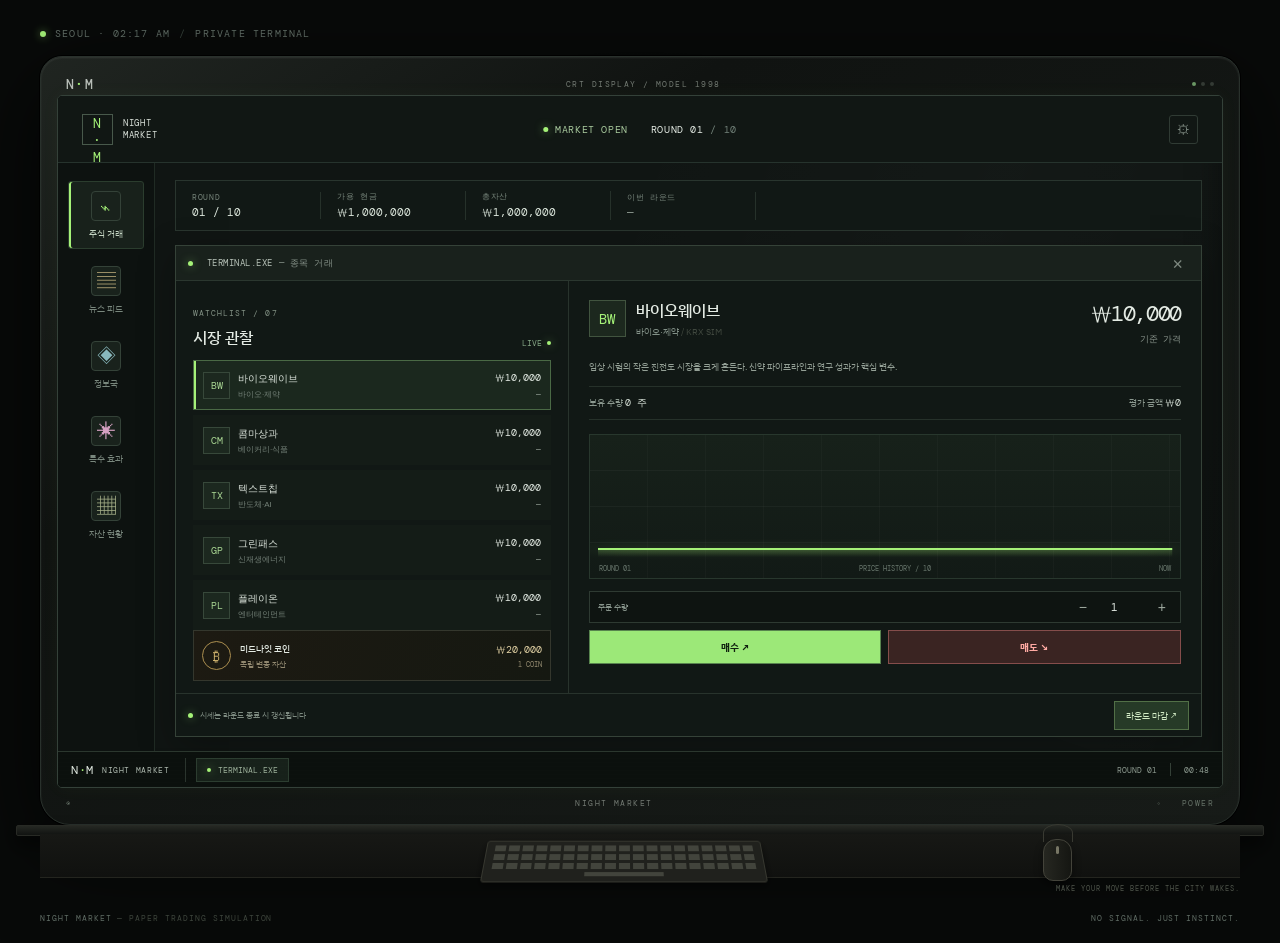
<file: index.html>
<!doctype html>
<html lang="ko">
<head>
  <meta charset="utf-8">
  <meta name="viewport" content="width=device-width, initial-scale=1">
  <meta name="theme-color" content="#080b0a">
  <title>NIGHT MARKET — 심야 주식 시뮬레이터</title>
  <link rel="preconnect" href="https://fonts.googleapis.com">
  <link rel="preconnect" href="https://fonts.gstatic.com" crossorigin>
  <link href="https://fonts.googleapis.com/css2?family=DM+Mono:wght@400;500&family=IBM+Plex+Sans+KR:wght@400;500;600;700&display=swap" rel="stylesheet">
  <link rel="stylesheet" href="style.css">
  <script src="script.js" defer></script>
</head>
<body>
  <div class="room-glow"></div>
  <main class="scene">
    <div class="room-label"><span class="live-dot"></span> SEOUL · 02:17 AM <span class="room-divider">/</span> PRIVATE TERMINAL</div>
    <section class="monitor-shell" aria-label="Night Market 투자 시뮬레이터">
      <div class="monitor-top"><span class="monitor-brand">N<span>·</span>M</span><span>CRT DISPLAY / MODEL 1998</span><span class="monitor-lights"><i></i><i></i><i></i></span></div>
      <div class="monitor-screen">
        <div class="screen-reflection"></div>
        <header class="topbar">
          <a class="wordmark" href="#home" aria-label="홈"><span class="brand-mark">N<span>·</span>M</span><span>NIGHT<br>MARKET</span></a>
          <div class="top-center"><span class="market-status"><i></i> MARKET OPEN</span><span id="round-label">ROUND 01 <b>/ 10</b></span></div>
          <button class="icon-button settings-button" data-open="settings" aria-label="설정">⚙</button>
        </header>
        <div class="workspace">
          <aside class="desktop-rail" aria-label="프로그램 바로가기">
            <button class="desktop-icon active" data-open="trade"><span class="app-icon chart-icon">⌁</span><span>주식 거래</span></button>
            <button class="desktop-icon" data-open="news"><span class="app-icon news-icon">▤</span><span>뉴스 피드</span></button>
            <button class="desktop-icon" data-open="intel"><span class="app-icon intel-icon">◈</span><span>정보국</span></button>
            <button class="desktop-icon" data-open="effects"><span class="app-icon effect-icon">✳</span><span>특수 효과</span></button>
            <button class="desktop-icon" data-open="assets"><span class="app-icon asset-icon">▦</span><span>자산 현황</span></button>
          </aside>
          <div class="app-area">
            <div class="status-strip">
              <span><small>ROUND</small><b id="round-mini">01 / 10</b></span>
              <span><small>가용 현금</small><b id="cash-mini">₩1,000,000</b></span>
              <span><small>총자산</small><b id="net-mini">₩1,000,000</b></span>
              <span class="strip-change"><small>이번 라운드</small><b id="change-mini">—</b></span>
            </div>
            <section class="window" id="trade-window">
              <div class="window-title"><span><i class="title-led"></i> TERMINAL.EXE <span class="window-subtitle">— 종목 거래</span></span><button class="window-close" data-close="trade" aria-label="창 닫기">×</button></div>
              <div class="window-body trade-layout">
                <div class="company-panel"><div class="section-heading"><div><span class="eyebrow">WATCHLIST / 07</span><h1>시장 관찰</h1></div><span class="market-clock">LIVE <i></i></span></div><div class="company-list" id="company-list"></div><div class="coin-card"><div class="coin-emblem">₿</div><div class="coin-info"><strong>미드나잇 코인</strong><span>독립 변동 자산</span></div><div class="coin-price"><b id="coin-price">₩20,000</b><small>1 COIN</small></div></div></div>
                <div class="detail-panel" id="stock-detail"></div>
              </div>
              <div class="window-footer"><span><i class="footer-led"></i> 시세는 라운드 종료 시 갱신됩니다</span><button class="end-round-button" id="end-round">라운드 마감 <span>↗</span></button></div>
            </section>
            <div class="toast" id="toast" role="status" aria-live="polite"></div>
          </div>
        </div>
        <footer class="taskbar"><div class="taskbar-start"><span class="start-mark">N<span>·</span>M</span><span>NIGHT MARKET</span></div><div class="taskbar-open"><span class="taskbar-led"></span> TERMINAL.EXE</div><div class="taskbar-right"><span id="taskbar-round">ROUND 01</span><span class="taskbar-sep"></span><span id="clock">02:17</span></div></footer>
      </div>
      <div class="monitor-bottom"><span>◉</span><span>NIGHT MARKET</span><span class="monitor-control">◦ &nbsp; POWER</span></div>
    </section>
    <div class="desk"><div class="desk-line"></div><div class="keyboard"><div class="key-row"></div><div class="key-row"></div><div class="key-row"></div><div class="spacebar"></div></div><div class="mouse"><div class="mouse-wheel"></div><span class="mouse-wire"></span></div><div class="desk-caption">MAKE YOUR MOVE BEFORE THE CITY WAKES.</div></div>
    <div class="room-foot"><span>NIGHT MARKET <span class="muted">— PAPER TRADING SIMULATION</span></span><span>NO SIGNAL. JUST INSTINCT.</span></div>
  </main>

  <div class="modal-backdrop hidden" id="modal-backdrop">
    <section class="modal" role="dialog" aria-modal="true" aria-labelledby="modal-title">
      <div class="modal-titlebar"><span id="modal-kicker">TRADE CONFIRMATION</span><button id="modal-x" class="modal-x" aria-label="닫기">×</button></div>
      <div id="modal-content"></div>
      <div class="modal-actions" id="modal-actions"></div>
    </section>
  </div>
</body>
</html>
</file>
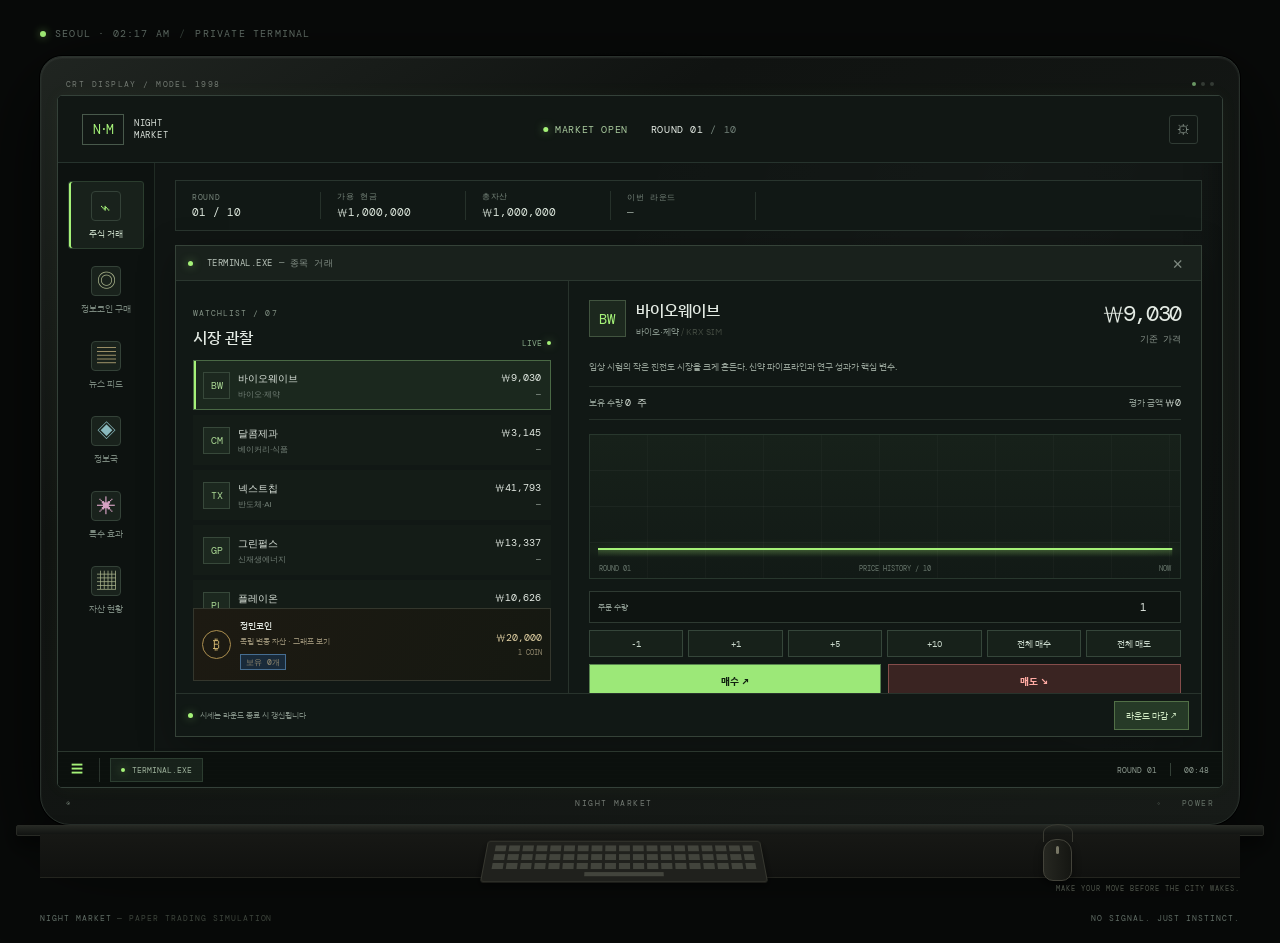
<file: frontend - stock simulator/index.html>
<!doctype html>
<html lang="ko">
<head>
  <meta charset="utf-8">
  <meta name="viewport" content="width=device-width, initial-scale=1">
  <meta name="theme-color" content="#080b0a">
  <title>NIGHT MARKET — 심야 주식 시뮬레이터</title>
  <link rel="preconnect" href="https://fonts.googleapis.com">
  <link rel="preconnect" href="https://fonts.gstatic.com" crossorigin>
  <link href="https://fonts.googleapis.com/css2?family=DM+Mono:wght@400;500&family=IBM+Plex+Sans+KR:wght@400;500;600;700&display=swap" rel="stylesheet">
  <link rel="stylesheet" href="style.css">
  <script src="script.js" defer></script>
</head>
<body>
  <div class="room-glow"></div>
  <main class="scene">
    <div class="room-label"><span class="live-dot"></span> SEOUL · 02:17 AM <span class="room-divider">/</span> PRIVATE TERMINAL</div>
    <section class="monitor-shell" aria-label="Night Market 투자 시뮬레이터">
      <div class="monitor-top"><span>CRT DISPLAY / MODEL 1998</span><span class="monitor-lights"><i></i><i></i><i></i></span></div>
      <div class="monitor-screen">
        <div class="screen-reflection"></div>
        <header class="topbar">
          <a class="wordmark" href="#home" aria-label="홈"><span class="brand-mark">N<span>·</span>M</span><span>NIGHT<br>MARKET</span></a>
          <div class="top-center"><span class="market-status"><i></i> MARKET OPEN</span><span id="round-label">ROUND 01 <b>/ 10</b></span></div>
          <button class="icon-button settings-button" data-open="settings" aria-label="설정">⚙</button>
        </header>
        <div class="workspace">
          <aside class="desktop-rail" aria-label="프로그램 바로가기">
            <button class="desktop-icon active" data-open="trade"><span class="app-icon chart-icon">⌁</span><span>주식 거래</span></button>
            <button class="desktop-icon" data-open="info-buy"><span class="app-icon asset-icon">◎</span><span>정보코인 구매</span></button>
            <button class="desktop-icon" data-open="news"><span class="app-icon news-icon">▤</span><span>뉴스 피드</span></button>
            <button class="desktop-icon" data-open="intel"><span class="app-icon intel-icon">◈</span><span>정보국</span></button>
            <button class="desktop-icon" data-open="effects"><span class="app-icon effect-icon">✳</span><span>특수 효과</span></button>
            <button class="desktop-icon" data-open="assets"><span class="app-icon asset-icon">▦</span><span>자산 현황</span></button>
          </aside>
          <div class="app-area">
            <div class="status-strip">
              <span><small>ROUND</small><b id="round-mini">01 / 10</b></span>
              <span><small>가용 현금</small><b id="cash-mini">₩1,000,000</b></span>
              <span><small>총자산</small><b id="net-mini">₩1,000,000</b></span>
              <span class="strip-change"><small>이번 라운드</small><b id="change-mini">—</b></span>
            </div>
            <section class="window" id="trade-window">
              <div class="window-title"><span><i class="title-led"></i> TERMINAL.EXE <span class="window-subtitle">— 종목 거래</span></span><button class="window-close" data-close="trade" aria-label="창 닫기">×</button></div>
              <div class="window-body trade-layout">
                <div class="company-panel"><div class="section-heading"><div><span class="eyebrow">WATCHLIST / 07</span><h1>시장 관찰</h1></div><span class="market-clock">LIVE <i></i></span></div><div class="company-list" id="company-list"></div><div class="coin-card" data-open="coin"><div class="coin-emblem">₿</div><div class="coin-info"><strong>정민코인</strong><span>독립 변동 자산 · 그래프 보기</span><span id="coin-holding" class="holding-quantity coin-holding">보유 0개</span></div><div class="coin-price"><b id="coin-price">₩20,000</b><small>1 COIN</small></div></div></div>
                <div class="detail-panel" id="stock-detail"></div>
              </div>
              <div class="window-footer"><span><i class="footer-led"></i> 시세는 라운드 종료 시 갱신됩니다</span><button class="end-round-button" id="end-round">라운드 마감 <span>↗</span></button></div>
            </section>
            <div class="toast" id="toast" role="status" aria-live="polite"></div>
          </div>
        </div>
        <footer class="taskbar"><div class="taskbar-start"><span class="start-mark">&#9776;</span></div><div class="taskbar-open"><span class="taskbar-led"></span> TERMINAL.EXE</div><div class="taskbar-right"><span id="taskbar-round">ROUND 01</span><span class="taskbar-sep"></span><span id="clock">02:17</span></div></footer>
      </div>
      <div class="monitor-bottom"><span>◉</span><span>NIGHT MARKET</span><span class="monitor-control">◦ &nbsp; POWER</span></div>
    </section>
    <div class="desk"><div class="desk-line"></div><div class="keyboard"><div class="key-row"></div><div class="key-row"></div><div class="key-row"></div><div class="spacebar"></div></div><div class="mouse"><div class="mouse-wheel"></div><span class="mouse-wire"></span></div><div class="desk-caption">MAKE YOUR MOVE BEFORE THE CITY WAKES.</div></div>
    <div class="room-foot"><span>NIGHT MARKET <span class="muted">— PAPER TRADING SIMULATION</span></span><span>NO SIGNAL. JUST INSTINCT.</span></div>
  </main>

  <div class="modal-backdrop hidden" id="modal-backdrop">
    <section class="modal" role="dialog" aria-modal="true" aria-labelledby="modal-title">
      <div class="modal-titlebar"><span id="modal-kicker">TRADE CONFIRMATION</span><button id="modal-x" class="modal-x" aria-label="닫기">×</button></div>
      <div id="modal-content"></div>
      <div class="modal-actions" id="modal-actions"></div>
    </section>
  </div>
</body>
</html>
</file>
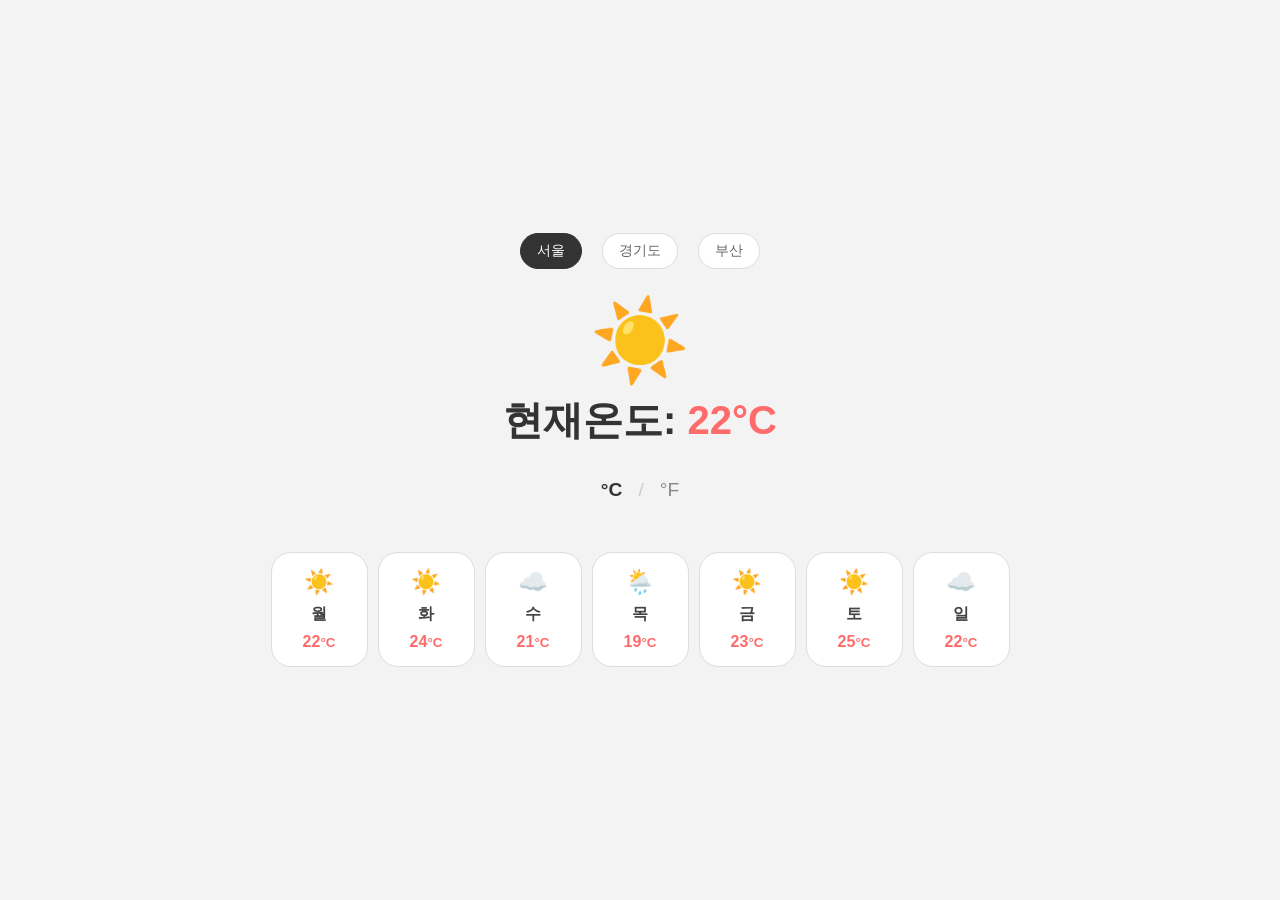
<file: webapp/index.html>
<!DOCTYPE html>
<html lang="ko">
<head>
    <meta charset="UTF-8">
    <meta name="viewport" content="width=device-width, initial-scale=1.0">
    <title>날씨 알리미</title>
    <link rel="stylesheet" href="style.css">
</head>
<body>
    <div class="container">   <!--중앙 정렬을 위해 필요 -->
        
        <!--지역을 선택하는 버튼들이 모여있는 곳 --> 
        <div class="city-selection">    
            <!-- active 클래스가 붙은 버튼은 현재 선택된 상태. -->
            <button id="city-seoul" class="city-btn active">서울</button>
            <button id="city-gyeonggi" class="city-btn">경기도</button>
            <button id="city-busan" class="city-btn">부산</button>
        </div>
         


        <!-- 현재 선택된 지역의 날씨 정보를 아주 크게 보여주는 영역입니다. -->
        <div class="current-weather">     
            <div id="current-icon" class="large-icon"></div>    <!-- 현재 온도 아이콘(큰)이 들어가는 자리. -->
            <div id="current-temp" class="large-temp"></div>    <!-- 현재온도: x도가 들어가는 자리. -->
        </div>



        <!-- 온도 단위전환하는 영역. -->
        <div class="unit-toggle">
            <!-- 배경과 테두리가 없는 텍스트 형태의 버튼. -->
            <button id="unit-c" class="unit-btn active">°C</button>
            <span class="separator">/</span> <!-- 섭씨, 화씨 사이의 구분선 -->
            <button id="unit-f" class="unit-btn">°F</button>
        </div>




        <!-- 월요일부터 일요일 박스-->
        <div class="days-container">
            <!-- data-day는 js에서 몇 번째 요일인지 순서를 알기 위해 붙인 번호표. -->
            <div class="day-box" data-day="0">
                <div class="weather-icon"></div> <!-- 작은 날씨 아이콘 자리 -->
                <div class="day-text">월</div>      <!-- 요일 이름 -->
                <div class="day-temp"></div>      <!-- 작은 온도 표시 자리 -->
            </div>
            <div class="day-box" data-day="1">
                <div class="weather-icon"></div>
                <div class="day-text">화</div>
                <div class="day-temp"></div>
            </div>
            <div class="day-box" data-day="2">
                <div class="weather-icon"></div>
                <div class="day-text">수</div>
                <div class="day-temp"></div>
            </div>
            <div class="day-box" data-day="3">
                <div class="weather-icon"></div>
                <div class="day-text">목</div>
                <div class="day-temp"></div>
            </div>
            <div class="day-box" data-day="4">
                <div class="weather-icon"></div>
                <div class="day-text">금</div>
                <div class="day-temp"></div>
            </div>
            <div class="day-box" data-day="5">
                <div class="weather-icon"></div>
                <div class="day-text">토</div>
                <div class="day-temp"></div>
            </div>
            <div class="day-box" data-day="6">
                <div class="weather-icon"></div>
                <div class="day-text">일</div>
                <div class="day-temp"></div>
            </div>
        </div>
    </div>
    
    <script src="script.js"></script>
</body>
</html>
</file>
<file: style.css>
:root{color-scheme:dark;--bg:#080b0a;--screen:#101513;--panel:#121a17;--panel2:#17201c;--line:#26332d;--muted:#78877e;--text:#e4ebe4;--green:#a5f278;--green2:#70cb5a;--red:#ff7772;--amber:#e7c37a;--mono:'DM Mono',monospace;--sans:'IBM Plex Sans KR',sans-serif}*{box-sizing:border-box}body{margin:0;min-width:360px;min-height:100vh;background:#080a09;color:var(--text);font-family:var(--sans);overflow-x:hidden}.room-glow{position:fixed;width:1000px;height:600px;left:50%;top:5%;transform:translateX(-50%);background:radial-gradient(ellipse,rgba(42,87,58,.14),transparent 70%);pointer-events:none}.scene{position:relative;min-height:100vh;padding:27px 26px 20px;display:flex;flex-direction:column;align-items:center}.room-label,.room-foot{width:min(1200px,100%);font:10px var(--mono);letter-spacing:.12em;color:#647169}.room-label{display:flex;align-items:center;gap:9px;margin:0 0 16px}.live-dot,.market-status i,.market-clock i,.title-led,.footer-led,.taskbar-led{width:6px;height:6px;border-radius:50%;background:var(--green);box-shadow:0 0 9px #a5f27888;display:inline-block}.room-divider{color:#36423b}.monitor-shell{width:min(1200px,100%);padding:16px 16px 13px;border:1px solid #29312c;border-radius:22px 22px 30px 30px;background:linear-gradient(145deg,#202521,#101311 30%,#171b18);box-shadow:0 25px 90px #000b,0 0 0 1px #000, inset 0 1px 2px #ffffff18;position:relative}.monitor-screen{height:min(77vh,760px);min-height:620px;background:var(--screen);border:1px solid #344139;border-radius:5px;position:relative;overflow:hidden;display:flex;flex-direction:column;box-shadow:inset 0 0 35px #0007,0 0 18px #a5f2780b}.monitor-screen:after{content:"";position:absolute;inset:0;z-index:5;pointer-events:none;background:repeating-linear-gradient(0deg,#ffffff02 0 1px,transparent 1px 4px);opacity:.5}.screen-reflection{position:absolute;right:-10%;top:-25%;width:65%;height:110%;transform:rotate(19deg);background:linear-gradient(90deg,transparent,#ffffff04,transparent);pointer-events:none;z-index:1}.monitor-top,.monitor-bottom{height:22px;display:flex;align-items:center;justify-content:space-between;color:#737a73;font:8px var(--mono);letter-spacing:.18em;padding:0 9px}.monitor-brand{font-size:13px;font-weight:500;color:#b8beb8}.monitor-brand span,.brand-mark span,.start-mark span{color:var(--green)}.monitor-lights{display:flex;gap:5px}.monitor-lights i{width:4px;height:4px;border-radius:50%;background:#343a35}.monitor-lights i:first-child{background:#6b9865}.topbar{height:67px;border-bottom:1px solid var(--line);display:flex;justify-content:space-between;align-items:center;padding:0 24px;position:relative;z-index:2;background:#111714}.wordmark{display:flex;align-items:center;gap:10px;text-decoration:none;color:#d8dfd8;font:9px var(--mono);letter-spacing:.08em;line-height:1.35}.brand-mark{width:31px;height:31px;display:grid;place-items:center;border:1px solid #48594b;color:var(--green);font:13px var(--mono)}.top-center{position:absolute;left:50%;transform:translateX(-50%);display:flex;align-items:center;gap:23px;font:10px var(--mono);color:#9aa69e;letter-spacing:.06em}.market-status{display:flex;align-items:center;gap:7px;color:#a8c99d}.market-status i{width:5px;height:5px}.top-center #round-label{color:#e4ebe4}.top-center #round-label b{color:#718078;font-weight:400}.icon-button{background:transparent;color:#88948b;border:1px solid #303b34;width:29px;height:29px;border-radius:3px;cursor:pointer}.icon-button:hover{color:var(--green);border-color:#627b60}.workspace{height:calc(100% - 103px);display:flex;position:relative;z-index:2}.desktop-rail{width:97px;flex:0 0 97px;background:#0d1210;border-right:1px solid #202b24;padding:18px 10px;display:flex;flex-direction:column;gap:7px}.desktop-icon{border:1px solid transparent;background:transparent;color:#79877d;display:flex;flex-direction:column;align-items:center;gap:6px;padding:9px 3px 8px;border-radius:3px;font:9px var(--sans);cursor:pointer;transition:.16s}.desktop-icon:hover,.desktop-icon.active{background:#18211b;border-color:#2b3d2e;color:#c3d4c2}.desktop-icon.active{box-shadow:inset 2px 0 var(--green)}.app-icon{display:grid;place-items:center;width:30px;height:30px;border:1px solid #344238;border-radius:4px;font:19px var(--mono);color:var(--green);background:#19221c}.news-icon{color:#c3b17e}.intel-icon{color:#89b9be}.effect-icon{color:#d5a0c2}.asset-icon{color:#a8b28a}.app-area{flex:1;min-width:0;padding:17px 20px 14px;display:flex;flex-direction:column}.status-strip{height:51px;flex:0 0 51px;display:flex;align-items:center;gap:0;border:1px solid #29352e;background:#111815;margin-bottom:14px}.status-strip>span{min-width:145px;padding:0 16px;display:flex;flex-direction:column;gap:3px;border-right:1px solid #26312a}.status-strip small{font:8px var(--mono);color:#77857b;letter-spacing:.08em}.status-strip b{font:11px var(--mono);font-weight:400;color:#dce6dc}.strip-change b{color:var(--muted)}.window{flex:1;min-height:0;border:1px solid #354238;background:#111815;display:flex;flex-direction:column;box-shadow:0 10px 35px #0004}.window-title{height:35px;flex:0 0 35px;background:#19211c;border-bottom:1px solid #2b372f;padding:0 12px;display:flex;align-items:center;justify-content:space-between;color:#b7c2b8;font:9px var(--mono);letter-spacing:.06em}.title-led{width:5px;height:5px;margin-right:8px}.window-subtitle{color:#859188}.window-close{background:none;border:0;color:#7e8980;font:19px var(--sans);line-height:1;cursor:pointer}.window-close:hover,.modal-x:hover{color:var(--red)}.window-body{flex:1;min-height:0}.trade-layout{display:grid;grid-template-columns: minmax(255px, .82fr) minmax(380px,1.32fr)}.company-panel{padding:18px 17px 12px;border-right:1px solid #28332c;display:flex;flex-direction:column;min-height:0}.section-heading{display:flex;justify-content:space-between;align-items:flex-end;margin-bottom:12px}.eyebrow{font:8px var(--mono);color:#829184;letter-spacing:.13em}.section-heading h1{font-size:16px;margin:5px 0 0;font-weight:500}.market-clock{display:flex;align-items:center;gap:5px;color:#87a987;font:8px var(--mono)}.market-clock i{width:4px;height:4px}.company-list{display:flex;flex-direction:column;gap:5px;overflow-y:auto;scrollbar-width:thin;scrollbar-color:#344238 transparent}.company-row{width:100%;border:1px solid transparent;background:#141c17;color:inherit;text-align:left;padding:9px 9px;display:grid;grid-template-columns:27px 1fr auto;align-items:center;gap:8px;cursor:pointer;transition:.15s}.company-row:hover{background:#19231c;border-color:#334437}.company-row.selected{background:#1b281e;border-color:#4a6945;box-shadow:inset 2px 0 var(--green)}.company-symbol{height:27px;width:27px;display:grid;place-items:center;border:1px solid #37483a;color:#a9d693;background:#1c281f;font:10px var(--mono)}.company-name{font-size:10px;font-weight:500;color:#dce4dc}.company-sector{display:block;margin-top:3px;color:#758279;font-size:8px}.company-quote{text-align:right}.company-quote strong{display:block;font:10px var(--mono);font-weight:400}.company-quote small{font:8px var(--mono)}.up{color:var(--green)!important}.down{color:var(--red)!important}.flat{color:#8a958d!important}.coin-card{margin-top:auto;padding:10px 8px;border:1px solid #34372d;background:linear-gradient(110deg,#1d1a12,#151811);display:flex;align-items:center;gap:9px}.coin-emblem{width:29px;height:29px;border-radius:50%;border:1px solid #ab8e4f;color:#e0c277;display:grid;place-items:center;font:14px var(--mono)}.coin-info{display:flex;flex-direction:column;gap:3px;flex:1}.coin-info strong{font-size:9px;font-weight:500}.coin-info span{font-size:8px;color:#91886f}.coin-price{text-align:right}.coin-price b{font:10px var(--mono);display:block;color:#e1d1a4}.coin-price small{font:7px var(--mono);color:#978d72;display:block;margin-top:3px}.detail-panel{padding:18px 20px;overflow-y:auto;scrollbar-width:thin;scrollbar-color:#344238 transparent}.stock-heading{display:flex;justify-content:space-between;align-items:flex-start}.stock-id{display:flex;gap:10px;align-items:center}.stock-large-symbol{width:37px;height:37px;border:1px solid #41543f;background:#1c281e;color:var(--green);display:grid;place-items:center;font:14px var(--mono)}.stock-name{font-size:16px;font-weight:500}.stock-sector{font-size:9px;color:#829087;margin-top:4px}.stock-price-block{text-align:right}.stock-price{font:22px var(--mono);letter-spacing:-.06em}.stock-delta{font:9px var(--mono);margin-top:4px}.company-blurb{font-size:9px;line-height:1.7;color:#94a096;margin:13px 0 12px}.holding-line{display:flex;justify-content:space-between;padding:9px 0;border-top:1px solid #26312a;border-bottom:1px solid #26312a;font-size:9px;color:#8c9990}.holding-line strong{font:10px var(--mono);color:#d6e0d7;font-weight:400}.chart-box{height:145px;position:relative;margin:14px 0 12px;background:linear-gradient(180deg,#17211a,#121a16);border:1px solid #28372d;overflow:hidden}.chart-grid{position:absolute;inset:0;background:repeating-linear-gradient(0deg,transparent 0 35px,#ffffff09 35px 36px),repeating-linear-gradient(90deg,transparent 0 57px,#ffffff06 57px 58px)}.chart-svg{position:absolute;inset:8px 8px 21px;width:calc(100% - 16px);height:calc(100% - 29px);overflow:visible}.chart-area{fill:url(#areaFill)}.chart-path{fill:none;stroke:var(--green);stroke-width:2;vector-effect:non-scaling-stroke;filter:drop-shadow(0 0 4px #a5f27866)}.chart-path.negative{stroke:var(--red);filter:drop-shadow(0 0 4px #ff777266)}.chart-labels{position:absolute;left:9px;right:9px;bottom:5px;display:flex;justify-content:space-between;color:#69776d;font:7px var(--mono)}.trade-controls{display:grid;grid-template-columns:1fr 1fr;gap:7px}.quantity-control{grid-column:1/-1;display:flex;align-items:center;justify-content:space-between;height:32px;border:1px solid #2e3a32;background:#0e1411;padding:0 8px}.quantity-control label{font-size:8px;color:#87948b}.quantity-input-wrap{display:flex;align-items:center;gap:8px}.quantity-input-wrap button{border:0;background:none;color:#a1ada3;cursor:pointer;font-size:14px}.quantity-input-wrap input{width:43px;background:none;border:0;color:#e1e9e2;text-align:center;font:11px var(--mono);outline:none}.trade-button,.secondary-button{height:34px;border:1px solid #58844e;background:#9ce878;color:#10200f;font:10px var(--sans);font-weight:700;cursor:pointer;transition:.15s}.trade-button:hover{background:#b7f492;box-shadow:0 0 14px #a5f27835}.trade-button.sell{border-color:#854d4b;background:#3a2422;color:#ffaaa3}.trade-button.sell:hover{background:#512b29}.secondary-button{background:#19221c;border-color:#3c5140;color:#c9d8cb}.window-footer{height:43px;flex:0 0 43px;border-top:1px solid #28332c;padding:0 12px;display:flex;align-items:center;justify-content:space-between;color:#7e8b81;font-size:8px}.window-footer>span{display:flex;align-items:center;gap:7px}.footer-led{width:5px;height:5px}.end-round-button{border:1px solid #527047;background:#263a27;color:#d2ebc5;padding:7px 11px;font:9px var(--sans);cursor:pointer}.end-round-button:hover{background:#324b31}.end-round-button span{font:12px var(--mono);margin-left:6px}.taskbar{height:36px;background:#0b100d;border-top:1px solid #2b372e;display:flex;align-items:center;padding:0 13px;position:relative;z-index:2}.taskbar-start{height:24px;display:flex;align-items:center;gap:8px;padding-right:15px;border-right:1px solid #2a342d;color:#aeb9af;font:8px var(--mono);letter-spacing:.08em}.start-mark{font-size:12px;color:#dfe7df}.taskbar-open{margin-left:10px;padding:6px 10px;background:#17211a;border:1px solid #2c3d30;color:#9eb29c;font:8px var(--mono);display:flex;align-items:center;gap:7px}.taskbar-led{width:4px;height:4px}.taskbar-right{margin-left:auto;display:flex;align-items:center;gap:13px;color:#8e9b91;font:8px var(--mono)}.taskbar-sep{width:1px;height:13px;background:#344037}.monitor-bottom{height:23px;padding-top:7px}.monitor-bottom>span:first-child{font-size:8px;color:#657167}.monitor-control{color:#657167}.desk{width:min(1200px,100%);height:83px;position:relative;margin-top:0}.desk:before{content:"";position:absolute;left:-2%;right:-2%;height:9px;top:0;background:linear-gradient(#252823,#111311);border:1px solid #282a25;border-radius:2px;box-shadow:0 8px 15px #0008}.desk-line{position:absolute;left:0;right:0;top:9px;height:44px;background:linear-gradient(180deg,#171815,#10110f);border-bottom:1px solid #24251f}.keyboard{position:absolute;left:37%;top:15px;width:280px;height:42px;transform:perspective(90px) rotateX(7deg);padding:4px 8px;background:#20211d;border:1px solid #36372f;border-radius:3px;box-shadow:0 4px 10px #0008}.key-row{height:6px;margin-bottom:3px;background:repeating-linear-gradient(90deg,#42443c 0 11px,transparent 11px 14px)}.spacebar{width:78px;height:4px;margin:auto;background:#42443c}.mouse{position:absolute;right:14%;top:14px;width:29px;height:42px;border:1px solid #43433a;border-radius:13px 13px 10px 10px;background:linear-gradient(90deg,#262721,#151612);box-shadow:0 4px 8px #0007}.mouse-wheel{width:3px;height:8px;background:#777665;border-radius:3px;margin:6px auto}.mouse-wire{position:absolute;left:50%;top:-16px;width:30px;height:18px;border:1px solid #393a32;border-bottom:0;border-radius:50% 50% 0 0;transform:translateX(-50%)}.desk-caption{position:absolute;right:0;top:59px;color:#50564c;font:7px var(--mono);letter-spacing:.14em}.room-foot{display:flex;justify-content:space-between;margin-top:auto;padding-top:5px;font-size:8px}.muted{color:#40483f}.toast{position:fixed;left:50%;bottom:38px;transform:translate(-50%,15px);padding:10px 15px;background:#1d2b20;border:1px solid #466142;color:#d8efd1;font-size:10px;opacity:0;pointer-events:none;transition:.25s;z-index:20;box-shadow:0 8px 25px #0008}.toast.show{opacity:1;transform:translate(-50%,0)}.modal-backdrop{position:fixed;inset:0;background:#030605c9;backdrop-filter:blur(5px);z-index:30;display:grid;place-items:center;padding:20px;animation:fadein .18s}.modal-backdrop.hidden{display:none}.modal{width:min(520px,100%);max-height:85vh;overflow:auto;border:1px solid #435348;background:#111915;box-shadow:0 20px 80px #000c}.modal-titlebar{height:39px;background:#1b251e;border-bottom:1px solid #334238;padding:0 13px;display:flex;align-items:center;justify-content:space-between;color:#a9baaa;font:9px var(--mono);letter-spacing:.1em}.modal-x{border:0;background:none;color:#859187;font-size:20px;cursor:pointer}.modal-content{padding:20px}.modal h2{font-size:19px;font-weight:500;margin:0 0 8px}.modal p{font-size:10px;color:#95a196;line-height:1.8}.modal-actions{padding:12px 20px 18px;display:flex;justify-content:flex-end;gap:8px}.modal-actions:empty{display:none}.modal-actions button{padding:9px 15px}.confirm-card{margin:16px 0;padding:12px;border:1px solid #2c3930;background:#151e18}.confirm-line{display:flex;justify-content:space-between;padding:5px 0;font-size:10px;color:#98a398}.confirm-line b{font:11px var(--mono);font-weight:400;color:#e0e9df}.feed-list{padding:0 20px 8px}.feed-item{padding:13px 0;border-bottom:1px solid #27322b}.feed-meta{font:8px var(--mono);color:#849382;display:flex;gap:9px}.feed-title{font-size:12px;margin:6px 0 4px}.feed-desc{font-size:9px;line-height:1.7;color:#99a49a}.tag{display:inline-block;padding:3px 5px;border:1px solid #3b493a;color:#afd49d;font:7px var(--mono);margin:2px}.info-card{margin:10px 20px;padding:12px;border:1px solid #303d33;background:#151e18}.info-card h3{font-size:11px;margin:0 0 5px}.info-card p{margin:4px 0}.tier-row{display:grid;grid-template-columns:1fr auto auto;gap:10px;align-items:center;border-top:1px solid #29352d;padding:10px 0;font-size:9px}.tier-row strong{font:10px var(--mono);color:#e7d28b}.tier-row button,.item-buy{border:1px solid #526c4b;background:#253526;color:#cde7c0;padding:7px 9px;font:9px var(--sans);cursor:pointer}.tier-row button:disabled,.item-buy:disabled{opacity:.4;cursor:not-allowed}.game-item{padding:13px 0;border-bottom:1px solid #28332b}.game-item-head{display:flex;justify-content:space-between;align-items:center}.game-item h3{margin:0;font-size:12px;font-weight:500}.game-item p{margin:6px 0;font-size:9px}.asset-table{width:calc(100% - 40px);margin:0 20px 17px;border-collapse:collapse;font-size:9px}.asset-table td,.asset-table th{padding:9px 5px;border-bottom:1px solid #2a352d;text-align:left}.asset-table th{font:8px var(--mono);color:#859286}.asset-table td:last-child,.asset-table th:last-child{text-align:right}.asset-total{display:flex;justify-content:space-between;margin:0 20px 18px;padding:13px;border:1px solid #3e533e;background:#19241a;font-size:10px}.asset-total b{font:13px var(--mono);color:var(--green)}.round-result{padding:18px 20px}.result-hero{padding:13px 0 16px;border-bottom:1px solid #2b372e}.result-hero h2{font-size:17px}.result-row{display:grid;grid-template-columns:1fr 110px 100px;gap:8px;padding:9px 0;border-bottom:1px solid #26312a;align-items:center;font-size:9px}.result-row .result-name{color:#cad4cb}.result-row span:nth-child(2){text-align:right;font:10px var(--mono)}.result-row span:nth-child(3){text-align:right;font:9px var(--mono)}.result-report{margin-top:15px;padding:12px;background:#171f19;border-left:2px solid var(--green);font-size:9px;line-height:1.8;color:#a9b4aa}.final-hero{text-align:center;padding:20px 20px 14px}.final-hero .rank{font:9px var(--mono);letter-spacing:.15em;color:#bacf9b}.final-hero .final-value{font:34px var(--mono);color:var(--green);margin:9px 0 3px}.final-hero .final-return{font:11px var(--mono)}.final-grid{display:grid;grid-template-columns:1fr 1fr;gap:7px;padding:0 20px 16px}.final-stat{padding:10px;border:1px solid #2c3930;background:#151d18}.final-stat span{display:block;font-size:8px;color:#829084;margin-bottom:6px}.final-stat b{font:11px var(--mono);font-weight:400}.ticker{overflow:hidden;white-space:nowrap;border-bottom:1px solid #28332b;background:#101612;padding:7px 0;font:8px var(--mono);color:#7d8b80}.ticker span{margin:0 20px}.ticker b{color:#d0dacf;font-weight:400}.toast{font-family:var(--sans)}@keyframes fadein{from{opacity:0}to{opacity:1}}@media(max-width:800px){.scene{padding:15px 10px}.monitor-shell{padding:8px;border-radius:13px 13px 18px 18px}.monitor-screen{min-height:650px;height:82vh}.topbar{padding:0 12px}.top-center{gap:10px;font-size:8px}.workspace{height:calc(100% - 103px)}.desktop-rail{width:62px;flex-basis:62px;padding:12px 4px}.desktop-icon{font-size:7px}.app-icon{width:26px;height:26px}.app-area{padding:10px 9px}.status-strip>span{min-width:0;flex:1;padding:0 7px}.status-strip small{font-size:7px}.status-strip b{font-size:9px}.trade-layout{grid-template-columns:minmax(205px,.8fr) minmax(290px,1.2fr)}.company-panel{padding:13px 9px}.detail-panel{padding:13px 11px}.desk{height:54px}.keyboard{left:28%;width:210px;height:33px}.key-row{height:4px;margin-bottom:3px}.mouse{right:8%;height:34px;width:24px}.desk-caption{font-size:6px}.room-foot{font-size:6px}}@media(max-width:600px){body{min-width:360px}.scene{padding:9px 5px}.room-label{padding-left:5px;font-size:8px}.monitor-shell{padding:5px;border-radius:10px}.monitor-top,.monitor-bottom{height:17px;font-size:7px}.monitor-screen{min-height:720px;height:calc(100vh - 105px)}.topbar{height:55px;flex:0 0 55px;padding:0 9px}.brand-mark{width:27px;height:27px}.wordmark{font-size:7px}.top-center{position:static;transform:none;flex-direction:column;align-items:flex-start;gap:4px;font-size:8px}.settings-button{width:25px;height:25px}.workspace{height:calc(100% - 91px)}.desktop-rail{width:48px;flex-basis:48px;padding:9px 2px;gap:3px}.desktop-icon{padding:7px 0;font-size:6px;gap:4px}.app-icon{width:23px;height:23px;font-size:16px}.app-area{padding:8px 6px}.status-strip{height:43px;flex-basis:43px;margin-bottom:8px}.status-strip>span{padding:0 5px;gap:2px}.status-strip small{font-size:6px}.status-strip b{font-size:8px;letter-spacing:-.04em}.window-title{height:30px;flex-basis:30px;padding:0 8px;font-size:8px}.trade-layout{grid-template-columns:1fr;grid-template-rows:minmax(0,1fr) minmax(300px,1.12fr);overflow:auto}.company-panel{border-right:0;border-bottom:1px solid #28332c;padding:10px 8px}.section-heading{margin-bottom:7px}.section-heading h1{font-size:13px}.company-list{display:grid;grid-template-columns:1fr 1fr;gap:4px}.company-row{padding:6px 5px;grid-template-columns:22px 1fr auto;gap:4px}.company-symbol{width:21px;height:21px;font-size:8px}.company-name{font-size:8px}.company-sector{font-size:6px}.company-quote strong{font-size:8px}.company-quote small{font-size:6px}.coin-card{padding:6px;margin-top:7px}.coin-emblem{width:23px;height:23px;font-size:11px}.coin-info strong,.coin-price b{font-size:8px}.coin-info span,.coin-price small{font-size:6px}.detail-panel{padding:11px 9px}.stock-name{font-size:14px}.stock-price{font-size:19px}.company-blurb{margin:8px 0}.chart-box{height:110px;margin:9px 0}.window-footer{height:39px;flex-basis:39px;padding:0 7px;font-size:7px}.end-round-button{padding:6px 8px;font-size:8px}.taskbar{height:32px;padding:0 7px}.taskbar-start{font-size:7px;gap:5px;padding-right:7px}.taskbar-open{margin-left:6px;padding:5px;font-size:7px}.taskbar-right{font-size:7px;gap:7px}.desk{height:35px}.desk:before{height:5px}.desk-line{top:5px;height:23px}.keyboard{top:9px;width:125px;height:23px;left:27%;padding:3px 5px}.key-row{height:3px;margin-bottom:2px;background:repeating-linear-gradient(90deg,#42443c 0 7px,transparent 7px 9px)}.spacebar{height:3px}.mouse{top:8px;right:7%;height:23px;width:17px}.mouse-wheel{height:5px;margin:4px auto}.mouse-wire{top:-9px;height:11px;width:20px}.desk-caption{top:29px;font-size:5px}.room-foot{padding-top:2px}.modal{max-height:88vh}.result-row{grid-template-columns:1fr 85px 80px;font-size:8px}.final-hero .final-value{font-size:27px}}
</file>
<file: frontend - stock simulator/style.css>
:root{color-scheme:dark;--bg:#080b0a;--screen:#101513;--panel:#121a17;--panel2:#17201c;--line:#26332d;--muted:#78877e;--text:#e4ebe4;--green:#a5f278;--green2:#70cb5a;--red:#ff7772;--amber:#e7c37a;--mono:'DM Mono',monospace;--sans:'IBM Plex Sans KR',sans-serif}*{box-sizing:border-box}body{margin:0;min-width:360px;min-height:100vh;background:#080a09;color:var(--text);font-family:var(--sans);overflow-x:hidden}.room-glow{position:fixed;width:1000px;height:600px;left:50%;top:5%;transform:translateX(-50%);background:radial-gradient(ellipse,rgba(42,87,58,.14),transparent 70%);pointer-events:none}.scene{position:relative;min-height:100vh;padding:27px 26px 20px;display:flex;flex-direction:column;align-items:center}.room-label,.room-foot{width:min(1200px,100%);font:10px var(--mono);letter-spacing:.12em;color:#647169}.room-label{display:flex;align-items:center;gap:9px;margin:0 0 16px}.live-dot,.market-status i,.market-clock i,.title-led,.footer-led,.taskbar-led{width:6px;height:6px;border-radius:50%;background:var(--green);box-shadow:0 0 9px #a5f27888;display:inline-block}.room-divider{color:#36423b}.monitor-shell{width:min(1200px,100%);padding:16px 16px 13px;border:1px solid #29312c;border-radius:22px 22px 30px 30px;background:linear-gradient(145deg,#202521,#101311 30%,#171b18);box-shadow:0 25px 90px #000b,0 0 0 1px #000, inset 0 1px 2px #ffffff18;position:relative}.monitor-screen{height:min(77vh,760px);min-height:620px;background:var(--screen);border:1px solid #344139;border-radius:5px;position:relative;overflow:hidden;display:flex;flex-direction:column;box-shadow:inset 0 0 35px #0007,0 0 18px #a5f2780b}.monitor-screen:after{content:"";position:absolute;inset:0;z-index:5;pointer-events:none;background:repeating-linear-gradient(0deg,#ffffff02 0 1px,transparent 1px 4px);opacity:.5}.screen-reflection{position:absolute;right:-10%;top:-25%;width:65%;height:110%;transform:rotate(19deg);background:linear-gradient(90deg,transparent,#ffffff04,transparent);pointer-events:none;z-index:1}.monitor-top,.monitor-bottom{height:22px;display:flex;align-items:center;justify-content:space-between;color:#737a73;font:8px var(--mono);letter-spacing:.18em;padding:0 9px}.monitor-brand{font-size:13px;font-weight:500;color:#b8beb8}.monitor-brand span,.brand-mark span,.start-mark span{color:var(--green)}.monitor-lights{display:flex;gap:5px}.monitor-lights i{width:4px;height:4px;border-radius:50%;background:#343a35}.monitor-lights i:first-child{background:#6b9865}.topbar{height:67px;border-bottom:1px solid var(--line);display:flex;justify-content:space-between;align-items:center;padding:0 24px;position:relative;z-index:2;background:#111714}.wordmark{display:flex;align-items:center;gap:10px;text-decoration:none;color:#d8dfd8;font:9px var(--mono);letter-spacing:.08em;line-height:1.35}.brand-mark{width:31px;height:31px;display:grid;place-items:center;border:1px solid #48594b;color:var(--green);font:13px var(--mono)}.top-center{position:absolute;left:50%;transform:translateX(-50%);display:flex;align-items:center;gap:23px;font:10px var(--mono);color:#9aa69e;letter-spacing:.06em}.market-status{display:flex;align-items:center;gap:7px;color:#a8c99d}.market-status i{width:5px;height:5px}.top-center #round-label{color:#e4ebe4}.top-center #round-label b{color:#718078;font-weight:400}.icon-button{background:transparent;color:#88948b;border:1px solid #303b34;width:29px;height:29px;border-radius:3px;cursor:pointer}.icon-button:hover{color:var(--green);border-color:#627b60}.workspace{height:calc(100% - 103px);display:flex;position:relative;z-index:2}.desktop-rail{width:97px;flex:0 0 97px;background:#0d1210;border-right:1px solid #202b24;padding:18px 10px;display:flex;flex-direction:column;gap:7px}.desktop-icon{border:1px solid transparent;background:transparent;color:#79877d;display:flex;flex-direction:column;align-items:center;gap:6px;padding:9px 3px 8px;border-radius:3px;font:9px var(--sans);cursor:pointer;transition:.16s}.desktop-icon:hover,.desktop-icon.active{background:#18211b;border-color:#2b3d2e;color:#c3d4c2}.desktop-icon.active{box-shadow:inset 2px 0 var(--green)}.app-icon{display:grid;place-items:center;width:30px;height:30px;border:1px solid #344238;border-radius:4px;font:19px var(--mono);color:var(--green);background:#19221c}.news-icon{color:#c3b17e}.intel-icon{color:#89b9be}.effect-icon{color:#d5a0c2}.asset-icon{color:#a8b28a}.app-area{flex:1;min-width:0;padding:17px 20px 14px;display:flex;flex-direction:column}.status-strip{height:51px;flex:0 0 51px;display:flex;align-items:center;gap:0;border:1px solid #29352e;background:#111815;margin-bottom:14px}.status-strip>span{min-width:145px;padding:0 16px;display:flex;flex-direction:column;gap:3px;border-right:1px solid #26312a}.status-strip small{font:8px var(--mono);color:#77857b;letter-spacing:.08em}.status-strip b{font:11px var(--mono);font-weight:400;color:#dce6dc}.strip-change b{color:var(--muted)}.window{flex:1;min-height:0;border:1px solid #354238;background:#111815;display:flex;flex-direction:column;box-shadow:0 10px 35px #0004}.window-title{height:35px;flex:0 0 35px;background:#19211c;border-bottom:1px solid #2b372f;padding:0 12px;display:flex;align-items:center;justify-content:space-between;color:#b7c2b8;font:9px var(--mono);letter-spacing:.06em}.title-led{width:5px;height:5px;margin-right:8px}.window-subtitle{color:#859188}.window-close{background:none;border:0;color:#7e8980;font:19px var(--sans);line-height:1;cursor:pointer}.window-close:hover,.modal-x:hover{color:var(--red)}.window-body{flex:1;min-height:0}.trade-layout{display:grid;grid-template-columns: minmax(255px, .82fr) minmax(380px,1.32fr)}.company-panel{padding:18px 17px 12px;border-right:1px solid #28332c;display:flex;flex-direction:column;min-height:0}.section-heading{display:flex;justify-content:space-between;align-items:flex-end;margin-bottom:12px}.eyebrow{font:8px var(--mono);color:#829184;letter-spacing:.13em}.section-heading h1{font-size:16px;margin:5px 0 0;font-weight:500}.market-clock{display:flex;align-items:center;gap:5px;color:#87a987;font:8px var(--mono)}.market-clock i{width:4px;height:4px}.company-list{display:flex;flex-direction:column;gap:5px;overflow-y:auto;scrollbar-width:thin;scrollbar-color:#344238 transparent}.company-row{width:100%;border:1px solid transparent;background:#141c17;color:inherit;text-align:left;padding:9px 9px;display:grid;grid-template-columns:27px 1fr auto;align-items:center;gap:8px;cursor:pointer;transition:.15s}.company-row:hover{background:#19231c;border-color:#334437}.company-row.selected{background:#1b281e;border-color:#4a6945;box-shadow:inset 2px 0 var(--green)}.company-symbol{height:27px;width:27px;display:grid;place-items:center;border:1px solid #37483a;color:#a9d693;background:#1c281f;font:10px var(--mono)}.company-name{font-size:10px;font-weight:500;color:#dce4dc}.company-sector{display:block;margin-top:3px;color:#758279;font-size:8px}.company-quote{text-align:right}.company-quote strong{display:block;font:10px var(--mono);font-weight:400}.company-quote small{font:8px var(--mono)}.up{color:var(--green)!important}.down{color:var(--red)!important}.flat{color:#8a958d!important}.coin-card{margin-top:auto;padding:10px 8px;border:1px solid #34372d;background:linear-gradient(110deg,#1d1a12,#151811);display:flex;align-items:center;gap:9px}.coin-emblem{width:29px;height:29px;border-radius:50%;border:1px solid #ab8e4f;color:#e0c277;display:grid;place-items:center;font:14px var(--mono)}.coin-info{display:flex;flex-direction:column;gap:3px;flex:1}.coin-info strong{font-size:9px;font-weight:500}.coin-info span{font-size:8px;color:#91886f}.coin-price{text-align:right}.coin-price b{font:10px var(--mono);display:block;color:#e1d1a4}.coin-price small{font:7px var(--mono);color:#978d72;display:block;margin-top:3px}.detail-panel{padding:18px 20px;overflow-y:auto;scrollbar-width:thin;scrollbar-color:#344238 transparent}.stock-heading{display:flex;justify-content:space-between;align-items:flex-start}.stock-id{display:flex;gap:10px;align-items:center}.stock-large-symbol{width:37px;height:37px;border:1px solid #41543f;background:#1c281e;color:var(--green);display:grid;place-items:center;font:14px var(--mono)}.stock-name{font-size:16px;font-weight:500}.stock-sector{font-size:9px;color:#829087;margin-top:4px}.stock-price-block{text-align:right}.stock-price{font:22px var(--mono);letter-spacing:-.06em}.stock-delta{font:9px var(--mono);margin-top:4px}.company-blurb{font-size:9px;line-height:1.7;color:#94a096;margin:13px 0 12px}.holding-line{display:flex;justify-content:space-between;padding:9px 0;border-top:1px solid #26312a;border-bottom:1px solid #26312a;font-size:9px;color:#8c9990}.holding-line strong{font:10px var(--mono);color:#d6e0d7;font-weight:400}.chart-box{height:145px;position:relative;margin:14px 0 12px;background:linear-gradient(180deg,#17211a,#121a16);border:1px solid #28372d;overflow:hidden}.chart-grid{position:absolute;inset:0;background:repeating-linear-gradient(0deg,transparent 0 35px,#ffffff09 35px 36px),repeating-linear-gradient(90deg,transparent 0 57px,#ffffff06 57px 58px)}.chart-svg{position:absolute;inset:8px 8px 21px;width:calc(100% - 16px);height:calc(100% - 29px);overflow:visible}.chart-area{fill:url(#areaFill)}.chart-path{fill:none;stroke:var(--green);stroke-width:2;vector-effect:non-scaling-stroke;filter:drop-shadow(0 0 4px #a5f27866)}.chart-path.negative{stroke:var(--red);filter:drop-shadow(0 0 4px #ff777266)}.chart-labels{position:absolute;left:9px;right:9px;bottom:5px;display:flex;justify-content:space-between;color:#69776d;font:7px var(--mono)}.trade-controls{display:grid;grid-template-columns:1fr 1fr;gap:7px}.quantity-control{grid-column:1/-1;display:flex;align-items:center;justify-content:space-between;height:32px;border:1px solid #2e3a32;background:#0e1411;padding:0 8px}.quantity-control label{font-size:8px;color:#87948b}.quantity-input-wrap{display:flex;align-items:center;gap:8px}.quantity-input-wrap button{border:0;background:none;color:#a1ada3;cursor:pointer;font-size:14px}.quantity-input-wrap input{width:43px;background:none;border:0;color:#e1e9e2;text-align:center;font:11px var(--mono);outline:none}.trade-button,.secondary-button{height:34px;border:1px solid #58844e;background:#9ce878;color:#10200f;font:10px var(--sans);font-weight:700;cursor:pointer;transition:.15s}.trade-button:hover{background:#b7f492;box-shadow:0 0 14px #a5f27835}.trade-button.sell{border-color:#854d4b;background:#3a2422;color:#ffaaa3}.trade-button.sell:hover{background:#512b29}.secondary-button{background:#19221c;border-color:#3c5140;color:#c9d8cb}.window-footer{height:43px;flex:0 0 43px;border-top:1px solid #28332c;padding:0 12px;display:flex;align-items:center;justify-content:space-between;color:#7e8b81;font-size:8px}.window-footer>span{display:flex;align-items:center;gap:7px}.footer-led{width:5px;height:5px}.end-round-button{border:1px solid #527047;background:#263a27;color:#d2ebc5;padding:7px 11px;font:9px var(--sans);cursor:pointer}.end-round-button:hover{background:#324b31}.end-round-button span{font:12px var(--mono);margin-left:6px}.taskbar{height:36px;background:#0b100d;border-top:1px solid #2b372e;display:flex;align-items:center;padding:0 13px;position:relative;z-index:2}.taskbar-start{height:24px;display:flex;align-items:center;gap:8px;padding-right:15px;border-right:1px solid #2a342d;color:#aeb9af;font:8px var(--mono);letter-spacing:.08em}.start-mark{font-size:12px;color:#dfe7df}.taskbar-open{margin-left:10px;padding:6px 10px;background:#17211a;border:1px solid #2c3d30;color:#9eb29c;font:8px var(--mono);display:flex;align-items:center;gap:7px}.taskbar-led{width:4px;height:4px}.taskbar-right{margin-left:auto;display:flex;align-items:center;gap:13px;color:#8e9b91;font:8px var(--mono)}.taskbar-sep{width:1px;height:13px;background:#344037}.monitor-bottom{height:23px;padding-top:7px}.monitor-bottom>span:first-child{font-size:8px;color:#657167}.monitor-control{color:#657167}.desk{width:min(1200px,100%);height:83px;position:relative;margin-top:0}.desk:before{content:"";position:absolute;left:-2%;right:-2%;height:9px;top:0;background:linear-gradient(#252823,#111311);border:1px solid #282a25;border-radius:2px;box-shadow:0 8px 15px #0008}.desk-line{position:absolute;left:0;right:0;top:9px;height:44px;background:linear-gradient(180deg,#171815,#10110f);border-bottom:1px solid #24251f}.keyboard{position:absolute;left:37%;top:15px;width:280px;height:42px;transform:perspective(90px) rotateX(7deg);padding:4px 8px;background:#20211d;border:1px solid #36372f;border-radius:3px;box-shadow:0 4px 10px #0008}.key-row{height:6px;margin-bottom:3px;background:repeating-linear-gradient(90deg,#42443c 0 11px,transparent 11px 14px)}.spacebar{width:78px;height:4px;margin:auto;background:#42443c}.mouse{position:absolute;right:14%;top:14px;width:29px;height:42px;border:1px solid #43433a;border-radius:13px 13px 10px 10px;background:linear-gradient(90deg,#262721,#151612);box-shadow:0 4px 8px #0007}.mouse-wheel{width:3px;height:8px;background:#777665;border-radius:3px;margin:6px auto}.mouse-wire{position:absolute;left:50%;top:-16px;width:30px;height:18px;border:1px solid #393a32;border-bottom:0;border-radius:50% 50% 0 0;transform:translateX(-50%)}.desk-caption{position:absolute;right:0;top:59px;color:#50564c;font:7px var(--mono);letter-spacing:.14em}.room-foot{display:flex;justify-content:space-between;margin-top:auto;padding-top:5px;font-size:8px}.muted{color:#40483f}.toast{position:fixed;left:50%;bottom:38px;transform:translate(-50%,15px);padding:10px 15px;background:#1d2b20;border:1px solid #466142;color:#d8efd1;font-size:10px;opacity:0;pointer-events:none;transition:.25s;z-index:20;box-shadow:0 8px 25px #0008}.toast.show{opacity:1;transform:translate(-50%,0)}.modal-backdrop{position:fixed;inset:0;background:#030605c9;backdrop-filter:blur(5px);z-index:30;display:grid;place-items:center;padding:20px;animation:fadein .18s}.modal-backdrop.hidden{display:none}.modal{width:min(520px,100%);max-height:85vh;overflow:auto;border:1px solid #435348;background:#111915;box-shadow:0 20px 80px #000c}.modal-titlebar{height:39px;background:#1b251e;border-bottom:1px solid #334238;padding:0 13px;display:flex;align-items:center;justify-content:space-between;color:#a9baaa;font:9px var(--mono);letter-spacing:.1em}.modal-x{border:0;background:none;color:#859187;font-size:20px;cursor:pointer}.modal-content{padding:20px}.modal h2{font-size:19px;font-weight:500;margin:0 0 8px}.modal p{font-size:10px;color:#95a196;line-height:1.8}.modal-actions{padding:12px 20px 18px;display:flex;justify-content:flex-end;gap:8px}.modal-actions:empty{display:none}.modal-actions button{padding:9px 15px}.confirm-card{margin:16px 0;padding:12px;border:1px solid #2c3930;background:#151e18}.confirm-line{display:flex;justify-content:space-between;padding:5px 0;font-size:10px;color:#98a398}.confirm-line b{font:11px var(--mono);font-weight:400;color:#e0e9df}.feed-list{padding:0 20px 8px}.feed-item{padding:13px 0;border-bottom:1px solid #27322b}.feed-meta{font:8px var(--mono);color:#849382;display:flex;gap:9px}.feed-title{font-size:12px;margin:6px 0 4px}.feed-desc{font-size:9px;line-height:1.7;color:#99a49a}.tag{display:inline-block;padding:3px 5px;border:1px solid #3b493a;color:#afd49d;font:7px var(--mono);margin:2px}.info-card{margin:10px 20px;padding:12px;border:1px solid #303d33;background:#151e18}.info-card h3{font-size:11px;margin:0 0 5px}.info-card p{margin:4px 0}.tier-row{display:grid;grid-template-columns:1fr auto auto;gap:10px;align-items:center;border-top:1px solid #29352d;padding:10px 0;font-size:9px}.tier-row strong{font:10px var(--mono);color:#e7d28b}.tier-row button,.item-buy{border:1px solid #526c4b;background:#253526;color:#cde7c0;padding:7px 9px;font:9px var(--sans);cursor:pointer}.tier-row button:disabled,.item-buy:disabled{opacity:.4;cursor:not-allowed}.game-item{padding:13px 0;border-bottom:1px solid #28332b}.game-item-head{display:flex;justify-content:space-between;align-items:center}.game-item h3{margin:0;font-size:12px;font-weight:500}.game-item p{margin:6px 0;font-size:9px}.asset-table{width:calc(100% - 40px);margin:0 20px 17px;border-collapse:collapse;font-size:9px}.asset-table td,.asset-table th{padding:9px 5px;border-bottom:1px solid #2a352d;text-align:left}.asset-table th{font:8px var(--mono);color:#859286}.asset-table td:last-child,.asset-table th:last-child{text-align:right}.asset-total{display:flex;justify-content:space-between;margin:0 20px 18px;padding:13px;border:1px solid #3e533e;background:#19241a;font-size:10px}.asset-total b{font:13px var(--mono);color:var(--green)}.round-result{padding:18px 20px}.result-hero{padding:13px 0 16px;border-bottom:1px solid #2b372e}.result-hero h2{font-size:17px}.result-row{display:grid;grid-template-columns:1fr 110px 100px;gap:8px;padding:9px 0;border-bottom:1px solid #26312a;align-items:center;font-size:9px}.result-row .result-name{color:#cad4cb}.result-row span:nth-child(2){text-align:right;font:10px var(--mono)}.result-row span:nth-child(3){text-align:right;font:9px var(--mono)}.result-report{margin-top:15px;padding:12px;background:#171f19;border-left:2px solid var(--green);font-size:9px;line-height:1.8;color:#a9b4aa}.final-hero{text-align:center;padding:20px 20px 14px}.final-hero .rank{font:9px var(--mono);letter-spacing:.15em;color:#bacf9b}.final-hero .final-value{font:34px var(--mono);color:var(--green);margin:9px 0 3px}.final-hero .final-return{font:11px var(--mono)}.final-grid{display:grid;grid-template-columns:1fr 1fr;gap:7px;padding:0 20px 16px}.final-stat{padding:10px;border:1px solid #2c3930;background:#151d18}.final-stat span{display:block;font-size:8px;color:#829084;margin-bottom:6px}.final-stat b{font:11px var(--mono);font-weight:400}.ticker{overflow:hidden;white-space:nowrap;border-bottom:1px solid #28332b;background:#101612;padding:7px 0;font:8px var(--mono);color:#7d8b80}.ticker span{margin:0 20px}.ticker b{color:#d0dacf;font-weight:400}.toast{font-family:var(--sans)}@keyframes fadein{from{opacity:0}to{opacity:1}}@media(max-width:800px){.scene{padding:15px 10px}.monitor-shell{padding:8px;border-radius:13px 13px 18px 18px}.monitor-screen{min-height:650px;height:82vh}.topbar{padding:0 12px}.top-center{gap:10px;font-size:8px}.workspace{height:calc(100% - 103px)}.desktop-rail{width:62px;flex-basis:62px;padding:12px 4px}.desktop-icon{font-size:7px}.app-icon{width:26px;height:26px}.app-area{padding:10px 9px}.status-strip>span{min-width:0;flex:1;padding:0 7px}.status-strip small{font-size:7px}.status-strip b{font-size:9px}.trade-layout{grid-template-columns:minmax(205px,.8fr) minmax(290px,1.2fr)}.company-panel{padding:13px 9px}.detail-panel{padding:13px 11px}.desk{height:54px}.keyboard{left:28%;width:210px;height:33px}.key-row{height:4px;margin-bottom:3px}.mouse{right:8%;height:34px;width:24px}.desk-caption{font-size:6px}.room-foot{font-size:6px}}@media(max-width:600px){body{min-width:360px}.scene{padding:9px 5px}.room-label{padding-left:5px;font-size:8px}.monitor-shell{padding:5px;border-radius:10px}.monitor-top,.monitor-bottom{height:17px;font-size:7px}.monitor-screen{min-height:720px;height:calc(100vh - 105px)}.topbar{height:55px;flex:0 0 55px;padding:0 9px}.brand-mark{width:27px;height:27px}.wordmark{font-size:7px}.top-center{position:static;transform:none;flex-direction:column;align-items:flex-start;gap:4px;font-size:8px}.settings-button{width:25px;height:25px}.workspace{height:calc(100% - 91px)}.desktop-rail{width:48px;flex-basis:48px;padding:9px 2px;gap:3px}.desktop-icon{padding:7px 0;font-size:6px;gap:4px}.app-icon{width:23px;height:23px;font-size:16px}.app-area{padding:8px 6px}.status-strip{height:43px;flex-basis:43px;margin-bottom:8px}.status-strip>span{padding:0 5px;gap:2px}.status-strip small{font-size:6px}.status-strip b{font-size:8px;letter-spacing:-.04em}.window-title{height:30px;flex-basis:30px;padding:0 8px;font-size:8px}.trade-layout{grid-template-columns:1fr;grid-template-rows:minmax(0,1fr) minmax(300px,1.12fr);overflow:auto}.company-panel{border-right:0;border-bottom:1px solid #28332c;padding:10px 8px}.section-heading{margin-bottom:7px}.section-heading h1{font-size:13px}.company-list{display:grid;grid-template-columns:1fr 1fr;gap:4px}.company-row{padding:6px 5px;grid-template-columns:22px 1fr auto;gap:4px}.company-symbol{width:21px;height:21px;font-size:8px}.company-name{font-size:8px}.company-sector{font-size:6px}.company-quote strong{font-size:8px}.company-quote small{font-size:6px}.coin-card{padding:6px;margin-top:7px}.coin-emblem{width:23px;height:23px;font-size:11px}.coin-info strong,.coin-price b{font-size:8px}.coin-info span,.coin-price small{font-size:6px}.detail-panel{padding:11px 9px}.stock-name{font-size:14px}.stock-price{font-size:19px}.company-blurb{margin:8px 0}.chart-box{height:110px;margin:9px 0}.window-footer{height:39px;flex-basis:39px;padding:0 7px;font-size:7px}.end-round-button{padding:6px 8px;font-size:8px}.taskbar{height:32px;padding:0 7px}.taskbar-start{font-size:7px;gap:5px;padding-right:7px}.taskbar-open{margin-left:6px;padding:5px;font-size:7px}.taskbar-right{font-size:7px;gap:7px}.desk{height:35px}.desk:before{height:5px}.desk-line{top:5px;height:23px}.keyboard{top:9px;width:125px;height:23px;left:27%;padding:3px 5px}.key-row{height:3px;margin-bottom:2px;background:repeating-linear-gradient(90deg,#42443c 0 7px,transparent 7px 9px)}.spacebar{height:3px}.mouse{top:8px;right:7%;height:23px;width:17px}.mouse-wheel{height:5px;margin:4px auto}.mouse-wire{top:-9px;height:11px;width:20px}.desk-caption{top:29px;font-size:5px}.room-foot{padding-top:2px}.modal{max-height:88vh}.result-row{grid-template-columns:1fr 85px 80px;font-size:8px}.final-hero .final-value{font-size:27px}}

.quantity-buttons{grid-column:1/-1;display:flex;gap:5px}.quantity-buttons button{flex:1;min-height:27px;border:1px solid #35463a;background:#17211a;color:#c9d8cb;font:9px var(--sans);cursor:pointer}.quantity-buttons button:hover{border-color:#88b875;color:var(--green)}#info-quantity{width:78px;background:#0e1411;border:1px solid #2e3a32;color:#e1e9e2;text-align:center;font:11px var(--mono);padding:6px}.feed-list{max-height:56vh;overflow:auto}.desktop-rail{overflow-y:auto}
.breaking-news{padding:30px 32px 25px;background:radial-gradient(ellipse at 50% 0%,#60332955,transparent 65%),linear-gradient(150deg,#1b211b,#101613);min-height:340px;display:flex;flex-direction:column;justify-content:center;border:1px solid #614539}.breaking-label{font:10px var(--mono);letter-spacing:.14em;color:#ff9a79}.breaking-news h2{font-size:clamp(22px,4vw,32px);line-height:1.35;margin:19px 0 13px;color:#f1eee3;font-weight:600}.breaking-news p{font-size:13px;line-height:1.9;color:#c4c9bd;margin:0 0 22px}.breaking-meta{display:flex;gap:12px;align-items:center;border-top:1px solid #ffffff17;padding-top:14px;font-size:10px;color:#8b978c}.breaking-meta b{color:#d8dfcf;font-weight:500}.breaking-impact{align-self:flex-start;margin-top:12px;padding:6px 9px;border:1px solid #775841;color:#e6c08d;font-size:10px}.breaking-progress{display:flex;gap:5px;margin-top:23px}.breaking-progress i{height:3px;flex:1;background:#374038}.breaking-progress i.active{background:#ff9a79}
/* Follow-up visual refinements */
.breaking-news{background:radial-gradient(ellipse at 50% 0%,#173c6659,transparent 68%),linear-gradient(150deg,#152536,#101822);border-color:#385d82}.breaking-label{color:#76baff}.breaking-meta{border-color:#ffffff20}.breaking-meta b{color:#d8e9fb}.breaking-impact{border-color:#426b94;color:#9bcaff}.breaking-progress i.active{background:#63aef5}.holding-quantity{display:block;width:max-content;margin-top:4px;padding:2px 5px;border:1px solid #426c93;background:#15283a;color:#9bcaff;font:9px var(--mono);font-weight:500;line-height:1.3}.coin-holding{font-size:9px;color:#a8d5ff;border-color:#466d91;background:#192a3a}

/* Single horizontal green NM identity in the top bar */
.brand-mark{width:42px;height:31px;white-space:nowrap;letter-spacing:-.08em;color:var(--green)}.brand-mark span{color:var(--green)}.start-mark{color:var(--green)}

.brand-mark{display:flex;align-items:center;justify-content:center;white-space:nowrap;flex-wrap:nowrap;overflow:visible;line-height:1;letter-spacing:-.08em;color:var(--green)}.brand-mark span{display:inline;color:var(--green);flex:none}

.modal-actions button:disabled{opacity:.4;cursor:not-allowed}

.hint-tier-1{color:#8fe28e}.hint-tier-2{color:#75baff}.hint-tier-3{color:#ff7777}.hint-tier-text{font-weight:600}
</file>
<file: webapp/style.css>
/* 1. 전체 화면 배경 및 정렬 */
body {
    font-family: 'Arial', sans-serif; /*  arial글꼴을 우선, 없으면 기본 글꼴 */
    display: flex;                   /* 기본적인 정렬 명령어 */
    justify-content: center;         /* 가로 방향으로 정가운데 배치 */
    align-items: center;             /* 세로 방향으로 정가운데 배치 */
    height: 100vh;                   /* 화면 높이의 100%만큼 사용 */
    margin: 0;                       /* 기본 여백 제거 */
    background-color: #f3f3f3;       /*연한 회색 배경색 */
}

/* 모든 내용을 감싸는 박스의 정렬 */
.container {
    text-align: center;              /* 모든 텍스트를 정가운데 배치 */
}



/* --------------------------------------------------------------------- */
/*2. 지역 선택 버튼 스타일*/
/* 지역 선택 버튼 박스 */
.city-selection {
    display: flex;                   /* 버튼들을 가로로 나열 */
    justify-content: center;         /* 버튼 뭉치를 중앙에 배치 */
    gap: 20px;                       /* 버튼 사이의 간격 */
    margin-bottom: 25px;             /* 아래 현재 날씨 영역과의 간격 */
    flex-wrap: wrap;                 /* 화면이 좁아지면 아래로 자동 줄바꿈 */
}

/* 지역선택 버튼 */
.city-btn {
    background-color: #fff;          /* 하얀 배경색 */
    border: 1px solid #ddd;          /* 연한 회색 테두리 */
    padding: 8px 16px;               /* 버튼 안쪽 여백 */
    border-radius: 20px;             /* 모서리를 둥글게  */
    cursor: pointer;                 /* 마우스를 올리면 클릭 가능한 손가락 모양으로 */
    font-size: 14px;               /* 글자 크기 */
    color: #666;                     /* 기본 글자색 (진한 회색) */
    transition: all 0.3s ease;       /* 색상이 바뀔 때 0.3초 동안 부드럽게 변화 */
}

/* 지역 버튼이 선택되었을 때의 스타일 */
.city-btn.active {
    background-color: #333;          /* 배경을 검은색에 가깝게 변경 */
    color: #fff;                     /* 글자를 하얀색으로 변경 */
    border-color: #333;              /* 테두리도 검은색으로 변경 */
}


/* --------------------------------------------------------------------- */
/* 3. 상단 현재 날씨 크게 보기 스타일 */
.current-weather {
    margin-bottom: 30px;             /* 아래 단위전환 버튼과의 간격 */
    display: flex;
    flex-direction: column;          /* 세로정렬 (아이콘은 위, 온도는 아래로 배치) */
    align-items: center;             /* 가로 중앙 정렬 */
    gap: 5px;                        /* 아이콘과 온도 사이의 간격 */
}

.large-icon {
    font-size: 80px;                 /* 이모지 아이콘 크기*/
}

.large-temp {
    font-size: 40px;               /* 현재온도 텍스트 크기 */
    font-weight: bold;               /* 글자 bold */
    color: #333;                     /* 글자색 */
}


/* --------------------------------------------------------------------- */
/* 4. 온도 단위 전환 스타일 */
.unit-toggle {
    display: flex;
    justify-content: center;
    align-items: center;
    gap: 10px;                       /* 기호들 사이의 간격 */
    margin-bottom: 50px;
    font-size: 19.2px;
}

.unit-btn {
    background: none;                /* 배경색 제거 (텍스트처럼 보이게) */
    border: none;                    /* 테두리 제거 */
    cursor: pointer;
    font-size: 19.2px;              /* 부모 요소의 글자 크기를 그대로 따름 */
    color: #888;                     /* 기본은 흐린 색상 */
    transition: color 0.3s ease;     /* 색상이 바뀔 때 0.3초 동안 변화 */
}

/* 선택된 온도 단위만 진하게 표시 */
.unit-btn.active {
    color: #333;
    font-weight: bold;
}

/* 중간막대(/) */
.separator {
    color: #ccc;                     /* 중간 막대색 연한 회색 */
}



/* --------------------------------------------------------------------- */
/* 5. 요일별 날씨 박스들 스타일 */
/* 일요일 부터 월요일 박스 */
.days-container {
    display: flex;
    gap: 10px;                       /* 박스들 사이의 간격 */
    flex-wrap: wrap;                 /* 화면이 좁아지면 아래로 자동 줄바꿈 */
    justify-content: center;
}

/* 각 요일 박스 */
.day-box {
    background-color: white;
    padding: 15px 10px;
    border: 1px solid #ddd;
    border-radius: 20px;             /* 모서리를 둥글게 */
    width: 75px;                     /* 각 박스의 가로 너비 */
    display: flex;
    flex-direction: column;          /* 내부 요소(아이콘, 요일, 온도)를 세로로 나열 */
    align-items: center;
    gap: 8px;
}

.weather-icon {
    font-size: 24px;               /* 하단 박스 내 이모지 크기 */
}

.day-text {
    font-size: 16px;
    font-weight: bold;
    color: #444;
}

.day-temp {
    font-size: 16px;
    font-weight: bold;
    color: #ff6b6b;                  /* 온도는 빨간색 계열로 눈에 띄게 */
}
</file>
